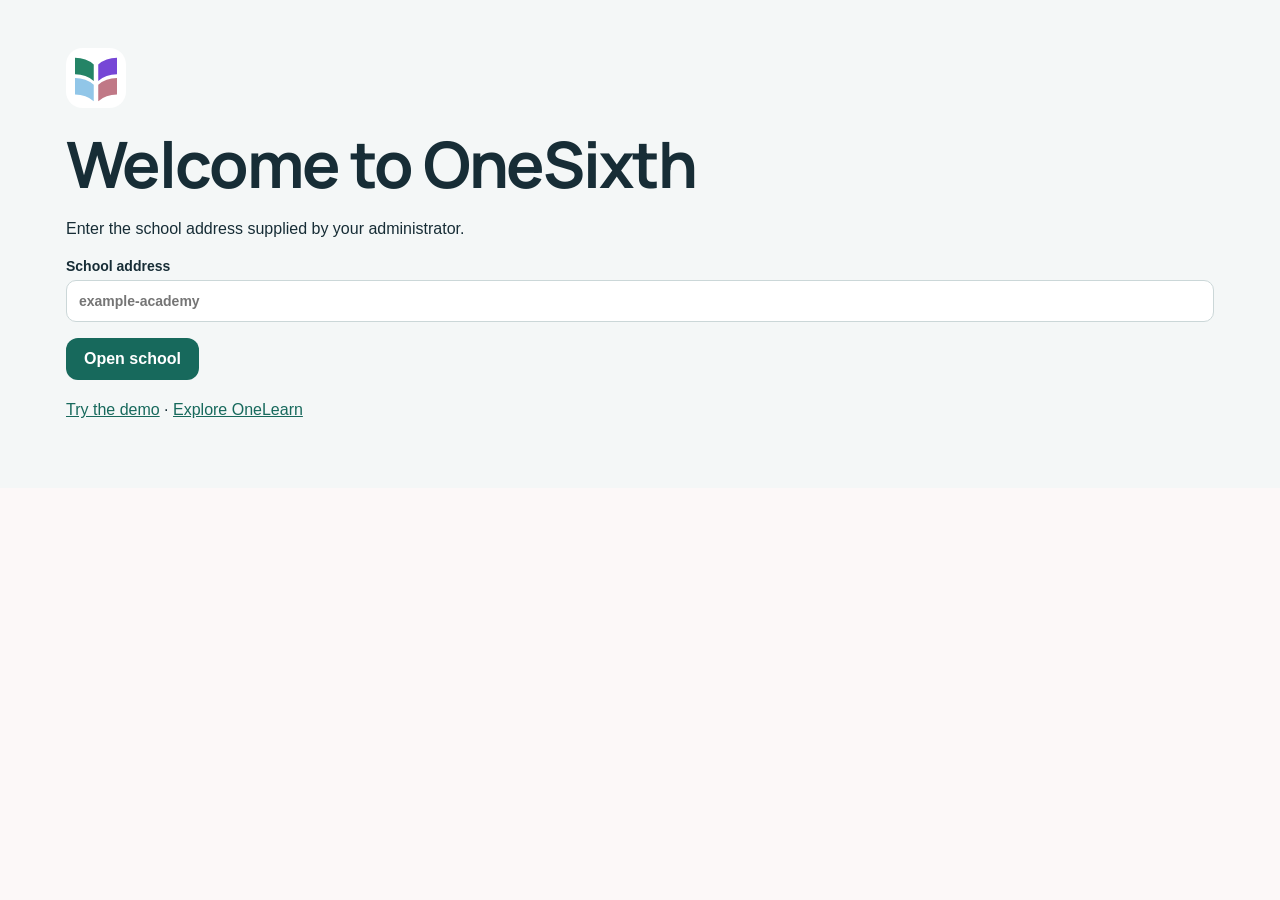
<file: index.html>
<!doctype html><html lang="en"><head><meta charset="utf-8"><meta name="viewport" content="width=device-width,initial-scale=1"><title>OneSixth · Your next chapter</title><link rel="icon" href="logo.svg"><link rel="stylesheet" href="styles.css"><link rel="stylesheet" href="sixth.css"><link rel="stylesheet" href="platform.css"></head><body data-entry="app.mjs"><div id="app"></div><div id="toast" role="status"></div><script src="config.js"></script><script type="module" src="boot.mjs"></script></body></html>
</file>
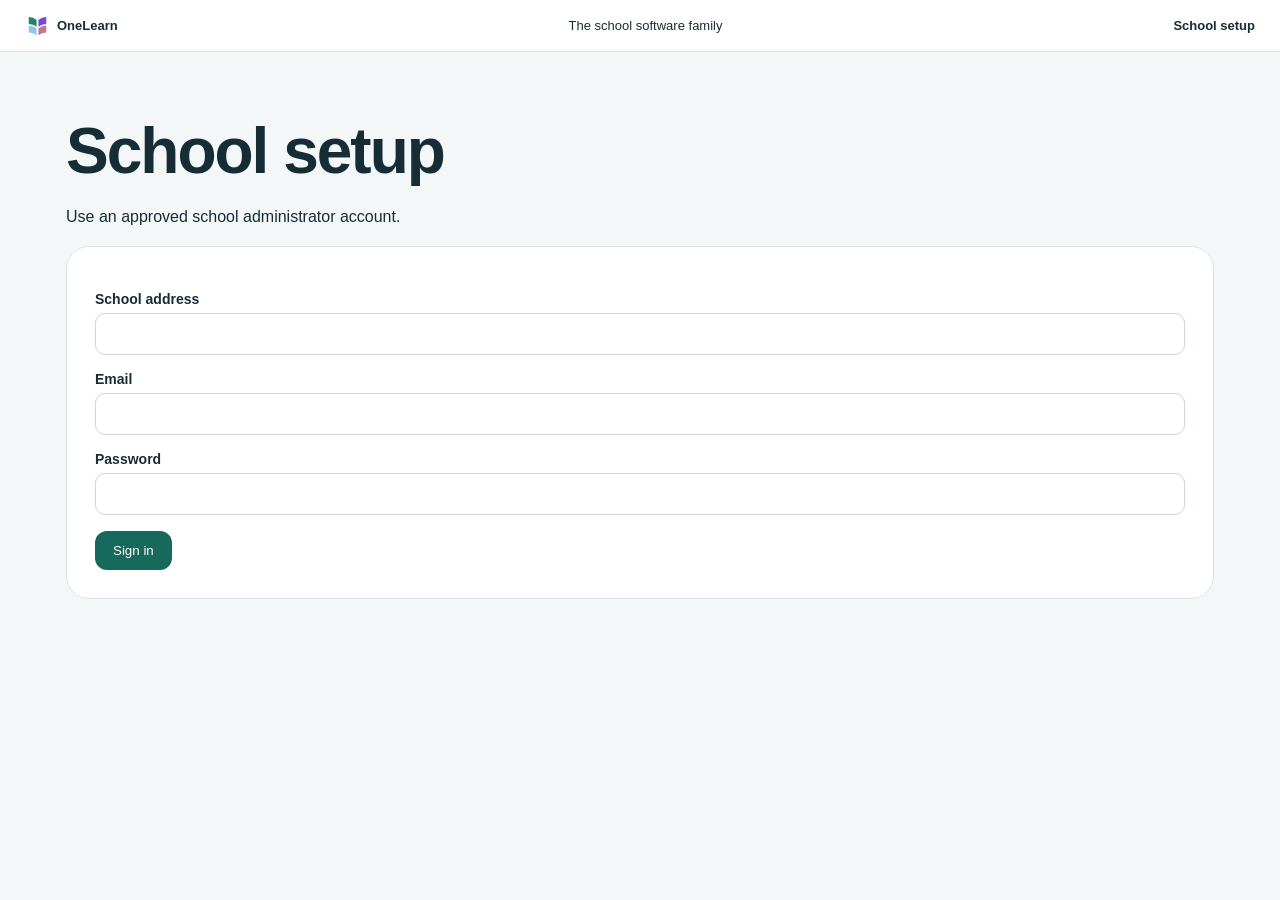
<file: setup.html>
<!doctype html><html lang="en-GB"><head><meta charset="utf-8"><meta name="viewport" content="width=device-width,initial-scale=1"><title>OneSixth · School setup</title><link rel="icon" href="platform-logo.svg"><link rel="stylesheet" href="platform.css"></head><body ><div id="app"></div><script src="config.js"></script><script type="module" src="setup.mjs"></script></body></html>
</file>
<file: styles.css>
@import url('https://fonts.googleapis.com/css2?family=DM+Sans:wght@400;500;600;700&family=Manrope:wght@500;600;700;800&display=swap');
:root{font-family:'DM Sans',Arial,sans-serif;color:#29213e;background:#f7f5fb;--purple:#713fe0;--muted:#776e89;--line:#e9e3f1}*{box-sizing:border-box}body{margin:0}button,input,select,textarea{font:inherit}button,a,input,select,textarea{outline-offset:4px}button{cursor:pointer;border:0;border-radius:12px;padding:12px 19px;background:var(--purple);color:white;font-weight:700}button:hover{filter:brightness(.96)}button:disabled{opacity:.55;cursor:wait}.secondary{background:#eee7fa;color:#6134bf}.plain{background:transparent;color:var(--muted)}a{color:var(--purple)}h1,h2,h3,.brand{font-family:Manrope,Arial,sans-serif}h1{font-size:34px;letter-spacing:-1px;margin:8px 0 10px}h2{font-size:22px;margin:0 0 12px}h3{margin:0 0 10px;font-size:18px}p{line-height:1.65}small,.muted{color:var(--muted)}.brand{display:flex;align-items:center;gap:10px;font-weight:800;font-size:25px;letter-spacing:-1px}.brand img{width:39px;height:39px}.brand span{color:var(--purple)}.eyebrow{font-size:11px;letter-spacing:2px;font-weight:800;color:var(--purple);text-transform:uppercase}.login{min-height:100vh;display:grid;grid-template-columns:1.15fr 1fr}.intro{background:#eee6fb;padding:54px 9%;position:relative;overflow:hidden}.intro:after{content:'';position:absolute;width:420px;height:420px;right:-180px;bottom:-180px;border:70px solid #decaf8;border-radius:50%;pointer-events:none}.intro h1{font-size:64px;line-height:1.1;max-width:490px;margin-top:80px}.intro h1 em{font-style:normal;color:var(--purple)}.intro p{max-width:420px}.mini-grid{display:flex;gap:12px;margin-top:36px;flex-wrap:wrap}.mini-grid div{background:#ffffffbb;padding:20px;border-radius:18px;font-weight:bold;min-width:112px}.mini-grid b{display:block;font-size:25px;margin-bottom:12px}.signin{display:flex;align-items:center;justify-content:center;padding:36px}.signin form{max-width:390px;width:100%}.switch{display:flex;gap:6px;background:#eee9f4;padding:5px;border-radius:14px;margin-bottom:32px}.switch button{flex:1;background:transparent;color:var(--muted)}.switch .selected{background:white;color:var(--purple);box-shadow:0 2px 4px #291f4010}label{display:block;font-size:13px;font-weight:700;margin:17px 0 7px}input,select,textarea{width:100%;border:1px solid #ded6e9;border-radius:11px;background:white;padding:12px;color:inherit}textarea{min-height:90px;resize:vertical}.full{width:100%;margin-top:20px}.error{color:#a52d51;line-height:1.5;min-height:20px}.shell{display:grid;grid-template-columns:225px 1fr;min-height:100vh}aside{padding:29px 18px;background:white;border-right:1px solid var(--line);display:flex;flex-direction:column}aside .brand{margin:0 8px 40px}nav{display:grid;gap:8px}nav button{text-align:left;background:transparent;color:var(--muted);font-weight:500}nav button.active{background:#eee6fc;color:#6832d2;font-weight:700}.rail-note{margin-top:auto;background:#f5f0fc;border-radius:16px;padding:18px;font-size:12px;color:#79678f;line-height:1.6}.workspace{min-width:0}.topbar{height:82px;border-bottom:1px solid var(--line);background:#ffffffbb;display:flex;align-items:center;justify-content:space-between;padding:0 38px;gap:14px}.topbar small{display:block;margin-top:4px}.topbar .actions{display:flex;align-items:center;gap:10px}.avatar{display:grid;place-items:center;width:38px;height:38px;background:#e9dafa;color:#743bd2;border-radius:50%;font-weight:bold}.content{max-width:1380px;margin:auto;padding:36px 38px 60px}.pagehead{display:flex;align-items:center;justify-content:space-between;gap:18px;margin-bottom:25px}.pagehead p{margin:0;color:var(--muted)}.hero{background:#713fe0;border-radius:24px;color:white;padding:32px;display:flex;align-items:center;justify-content:space-between;gap:20px;position:relative;overflow:hidden;margin-bottom:25px}.hero p{color:#e6d8ff;max-width:520px;margin-bottom:0}.hero .eyebrow{color:#ddc8ff}.hero h2{font-size:29px;letter-spacing:-.7px;margin-top:9px}.hero-mark{font-size:76px;font-weight:800;color:#d4b8ff;transform:rotate(-10deg);padding:0 22px}.stats{display:grid;grid-template-columns:repeat(3,1fr);gap:17px;margin-bottom:28px}.stat{background:white;border:1px solid var(--line);border-radius:18px;padding:22px}.stat strong{display:block;font:800 29px Manrope,Arial;margin-top:10px}.grid{display:grid;grid-template-columns:repeat(2,minmax(0,1fr));gap:18px}.card{background:white;border:1px solid var(--line);border-radius:19px;padding:24px}.card p{margin:8px 0;color:var(--muted);font-size:14px}.card-head{display:flex;align-items:center;justify-content:space-between;gap:10px;margin-bottom:15px}.tag{font-size:11px;font-weight:700;padding:6px 10px;border-radius:8px;display:inline-block;background:#f0e8fd;color:#7241cd}.tag.Reading{background:#fff0dd;color:#996125}.tag.Science{background:#e7f3ed;color:#2e7254}.tag.late{background:#fff0ee;color:#a04b41}.tag.done{background:#e6f4ed;color:#23714f}.card-foot{display:flex;align-items:center;justify-content:space-between;gap:15px;padding-top:18px;margin-top:18px;border-top:1px solid var(--line)}.bar{height:7px;background:#f0ebf7;border-radius:8px;overflow:hidden;margin-top:12px}.bar span{display:block;height:100%;background:#8956ea;border-radius:8px}.empty{padding:48px;text-align:center;background:white;border:1px dashed #d8cbe8;border-radius:20px;color:var(--muted)}.form-grid{display:grid;grid-template-columns:1fr 1fr;gap:0 20px}.topics{display:grid;grid-template-columns:repeat(2,minmax(0,1fr));gap:10px;margin:15px 0}.topic{display:flex;align-items:flex-start;gap:12px;border:1px solid var(--line);border-radius:12px;padding:15px;font-weight:500;margin:0;cursor:pointer}.topic input{width:auto;margin-top:4px;accent-color:var(--purple)}.topic small{display:block;font-size:11px;margin-top:6px}.filters{display:flex;flex-wrap:wrap;gap:10px;margin-bottom:22px}.filters input{flex:1;min-width:170px}.filters select{width:auto}.qcard{max-width:830px;margin:0 auto 20px}.passage{white-space:pre-line;background:#f7f3fc;border-left:3px solid #b597eb;padding:20px;border-radius:10px;line-height:1.85;margin:18px 0}.choices{display:grid;gap:10px;margin:23px 0}.choice{display:flex;gap:13px;align-items:center;border:1px solid var(--line);padding:15px;border-radius:13px;cursor:pointer;font-weight:500;margin:0}.choice:has(input:checked){background:#f2eaff;border-color:#9e76e8}.choice input{width:auto;accent-color:var(--purple)}.question-title{font-size:21px;line-height:1.6}.qnav{display:flex;justify-content:space-between;align-items:center;gap:10px}.qnums{display:flex;gap:7px;flex-wrap:wrap;margin:20px 0}.qnums button{padding:9px 12px;background:#eee8f6;color:#715694}.qnums button.answered{background:#dcd0f4;color:#5623b0}.qnums button.current{background:var(--purple);color:white}.feedback{padding:18px;border-radius:12px;background:#f6f2fc;margin:20px 0;line-height:1.7}.correct{color:#23704a}.wrong{color:#a03950}.table-wrap{overflow:auto}table{border-collapse:collapse;width:100%;font-size:14px}th,td{text-align:left;padding:14px;border-bottom:1px solid var(--line)}th{color:var(--muted);font-size:12px}details{margin-top:20px;font-size:14px}summary{cursor:pointer;color:var(--purple);font-weight:bold}#toast{position:fixed;right:22px;bottom:22px;max-width:450px;background:#302040;color:white;padding:16px 22px;border-radius:13px;box-shadow:0 10px 35px #30104030;display:none;z-index:20}#toast.show{display:block}.back{margin-bottom:18px}.notice{padding:15px 18px;background:#f1eafa;color:#6e508d;border-radius:12px;font-size:13px;line-height:1.6;margin:18px 0}.footnote{font-size:12px;color:var(--muted);margin-top:24px}.result-score{font-size:58px;font-weight:800;color:var(--purple);margin:15px 0}.hint{color:var(--muted);font-size:13px;line-height:1.7}
@media(max-width:900px){.shell{grid-template-columns:180px 1fr}.content{padding:25px 20px}.topbar{padding:0 20px}.grid{grid-template-columns:1fr}.hero-mark{display:none}.intro h1{font-size:46px}.topics{grid-template-columns:1fr}}@media(max-width:620px){.login{grid-template-columns:1fr}.intro{padding:24px}.intro h1{font-size:38px;margin-top:25px}.intro p,.mini-grid{display:none}.signin{padding:28px 22px}.shell{display:block}aside{padding:15px;border-right:0;border-bottom:1px solid var(--line)}aside .brand{margin:0 0 15px}nav{display:flex;overflow:auto}nav button{white-space:nowrap}.rail-note{display:none}.topbar{height:auto;padding:15px}.topbar .actions{gap:2px}.topbar .avatar{display:none}.topbar button{padding:10px}.content{padding:24px 16px}.pagehead{align-items:flex-start;flex-direction:column}h1{font-size:29px}.hero{padding:24px}.hero h2{font-size:25px}.stats{gap:8px}.stat{padding:14px 10px;font-size:12px}.stat strong{font-size:25px}.form-grid{grid-template-columns:1fr}.card{padding:20px}.card-foot{flex-wrap:wrap}.qnav{flex-wrap:wrap}}
</file>
<file: sixth.css>
:root{--purple:#a75863;--muted:#86727b;--line:#eddee1;color:#493740;background:#fcf8f8}.intro{background:#f7e5e3}.intro:after{border-color:#efcfcc}.switch{background:#f2e5e6}.hero{background:#ac606a}.hero p,.hero .eyebrow{color:#f9dfe0}.hero-mark{color:#edbcc0}.secondary,nav button.active,.tag,.qnums button{background:#f6e6e6;color:#a15460}.rail-note{background:#faf0ef;color:#93757c}.avatar{background:#f1d9d9;color:#a25864}.bar span{background:#b66a77}.notice{background:#f7e9e7;color:#8f646c}.passage,.feedback{background:#fcf0ee;border-color:#d7a3a8}.choice:has(input:checked){background:#fbece9;border-color:#d9abb0}.portal-code{font-family:ui-monospace,Consolas,monospace;letter-spacing:2px;font-size:27px;font-weight:700;word-break:break-all}.codes{font-family:ui-monospace,Consolas,monospace;font-size:12px;overflow-wrap:anywhere}.campus-grid{display:grid;grid-template-columns:repeat(3,1fr);gap:18px}.room{background:#f4e0de;border-radius:20px;padding:28px}.room strong{font-size:34px;display:block;color:#a15763}.room small{display:block;margin-top:14px}.tabs{display:flex;gap:9px;margin:20px 0;flex-wrap:wrap}.selectable{cursor:pointer}.selectable:has(input:checked){border-color:#c58b95;background:#fff7f5}.selectable input{width:auto;accent-color:#a75863}.subject-grid{display:grid;grid-template-columns:repeat(3,1fr);gap:12px}.subject-grid label{margin:0}.subject-grid .card{padding:18px}.subject-grid small{display:block;margin:8px 0 0 25px}.form-actions{display:flex;gap:12px;margin-top:20px;flex-wrap:wrap}textarea{min-height:150px}.status-dot{display:inline-block;width:8px;height:8px;border-radius:50%;background:#b97780;margin-right:8px}.inline-check{display:flex;gap:10px;align-items:center}.inline-check input{width:auto}.table-wrap td{vertical-align:top}.table-wrap select{min-width:120px}.card .mini{font-size:12px;padding:8px 11px}.import-preview{max-height:300px;overflow:auto;margin:20px 0}.error:empty{display:none}.unassigned{color:#a76e45}.campus-plan{display:grid;grid-template-columns:repeat(3,1fr);gap:10px;padding:25px;background:#f2e8e9;border-radius:22px}.campus-plan div{padding:30px;background:white;border-radius:12px;text-align:center;font-weight:750}.campus-plan .corridor{grid-column:1/-1;background:#e9d2d5;color:#97636d;font-size:12px;letter-spacing:2px;padding:12px}@media(max-width:800px){.subject-grid,.campus-grid{grid-template-columns:1fr 1fr}}@media(max-width:520px){.subject-grid,.campus-grid{grid-template-columns:1fr}.campus-plan{padding:12px}.campus-plan div{padding:20px 10px}.portal-code{font-size:22px}}
</file>
<file: platform.css>
:root{--ink:#172d36;--muted:#64767c;--accent:#17695c;--line:#dbe5e5;--paper:#f4f7f7;font-family:Inter,Segoe UI,Arial,sans-serif;color:var(--ink)}*{box-sizing:border-box}body{margin:0;background:var(--paper)}.platform-bar{display:flex;align-items:center;justify-content:space-between;gap:16px;min-height:52px;padding:10px 25px;background:white;border-bottom:1px solid var(--line);font:13px Segoe UI,sans-serif;color:var(--ink);position:relative;z-index:10}.platform-bar a{display:flex;align-items:center;gap:7px;color:inherit;text-decoration:none;font-weight:700}.platform-bar span{display:flex;align-items:center;gap:8px}.platform-bar img{width:25px;height:25px;object-fit:contain}.platform-page{max-width:1200px;margin:auto;padding:48px 26px}.platform-page h1{font-size:clamp(34px,5vw,64px);letter-spacing:-2px;line-height:1.05;margin:18px 0}.platform-page h2{font-size:27px;letter-spacing:-.6px}.platform-page p{line-height:1.7}.platform-page a{color:var(--accent)}.platform-page button,.platform-page .button{display:inline-block;background:var(--accent);color:white;border:0;border-radius:12px;padding:12px 18px;font:600 14px inherit;cursor:pointer;text-decoration:none}.platform-page button.secondary{background:#e8eeee;color:var(--ink)}.platform-page button:disabled{opacity:.5;cursor:wait}.platform-page label{display:block;font-size:14px;font-weight:600;margin:16px 0}.platform-page input:not([type=checkbox]),.platform-page textarea,.platform-page select{width:100%;font:inherit;padding:12px;border:1px solid #cbd7d8;border-radius:10px;background:white;color:var(--ink);margin-top:6px}.platform-page textarea{min-height:120px;resize:vertical}.platform-grid{display:grid;grid-template-columns:repeat(2,minmax(0,1fr));gap:22px}.platform-card{padding:28px;background:white;border:1px solid var(--line);border-radius:23px;min-width:0}.platform-card img.mark{width:48px;height:48px}.platform-muted{color:var(--muted)}.platform-actions{display:flex;flex-wrap:wrap;gap:10px;align-items:center}.platform-notice{padding:16px;border-radius:12px;background:#eaf1f7;margin:15px 0;white-space:pre-line}.platform-error{color:#a32a3b;white-space:pre-line}.platform-page table{width:100%;border-collapse:collapse}.platform-page td,.platform-page th{text-align:left;padding:12px;border-bottom:1px solid var(--line);overflow-wrap:anywhere}.platform-page .scroll{overflow:auto}.sales-nav{display:flex;justify-content:space-between;align-items:center;gap:18px;flex-wrap:wrap}.sales-logo{display:flex;align-items:center;gap:10px;font-size:24px;font-weight:800;text-decoration:none;color:var(--ink)!important}.sales-logo img{width:46px}.sales-hero{padding:65px 0;max-width:860px}.sales-hero h1{font-size:clamp(42px,7vw,83px);letter-spacing:-4px}.sales-hero p{font-size:20px;max-width:700px}.eyebrow{font-size:12px;font-weight:750;letter-spacing:2px;text-transform:uppercase}.price{font-size:29px;font-weight:750}.product-visual{height:135px;margin:-4px -4px 24px;border-radius:16px;padding:22px;display:flex;gap:12px;background:var(--tint);overflow:hidden}.product-visual .side{width:24%;border-radius:9px;background:var(--product);opacity:.75}.product-visual .tiles{flex:1;display:grid;grid-template-columns:1fr 1fr;gap:10px}.product-visual .tiles i{background:#ffffffbd;border-radius:10px}.product-label{display:flex;align-items:center;gap:12px}.product-label img{width:36px;height:36px}.builder-layout{display:grid;grid-template-columns:220px 1fr;gap:20px}.builder-page{margin:8px 0;display:block;width:100%;text-align:left}.web-site{--accent:#245b80;background:#fff;min-height:100vh;color:#183342}.web-site header,.web-site main,.web-site footer{max-width:1200px;margin:auto;padding:25px}.web-site header{display:flex;gap:20px;align-items:center;flex-wrap:wrap}.web-site header img{width:65px;height:65px;object-fit:contain}.web-site nav{margin-left:auto;display:flex;gap:18px;flex-wrap:wrap}.web-site a{color:var(--accent)}.web-site .web-hero{border-radius:28px;background:color-mix(in srgb,var(--accent) 12%,white);padding:60px 40px;margin-bottom:25px}.web-site h1{font-size:clamp(36px,6vw,68px);letter-spacing:-2px}.web-site p{white-space:pre-line;line-height:1.8;max-width:850px}.web-section{padding:25px 0;border-bottom:1px solid #e4ebee}.web-section img{max-width:100%;max-height:550px;object-fit:cover;border-radius:18px}.web-site footer{border-top:1px solid #e4ebee;margin-top:50px}.platform-code{font:18px monospace;overflow-wrap:anywhere;padding:20px;border:2px dashed #a2bbb4;border-radius:12px;user-select:all}.sales-footer{margin-top:55px;padding-top:25px;border-top:1px solid var(--line);font-size:13px}.honeypot{position:absolute;left:-10000px}.platform-page small{line-height:1.6}@media(max-width:720px){.platform-grid,.builder-layout{grid-template-columns:1fr}.platform-page{padding:25px 16px}.platform-bar{padding:10px;font-size:11px;gap:8px}.sales-hero{padding:35px 0}.sales-hero h1{letter-spacing:-2px}.platform-card{padding:22px}.platform-page td{min-width:100px}.web-site .web-hero{padding:30px 22px}}
</file>
